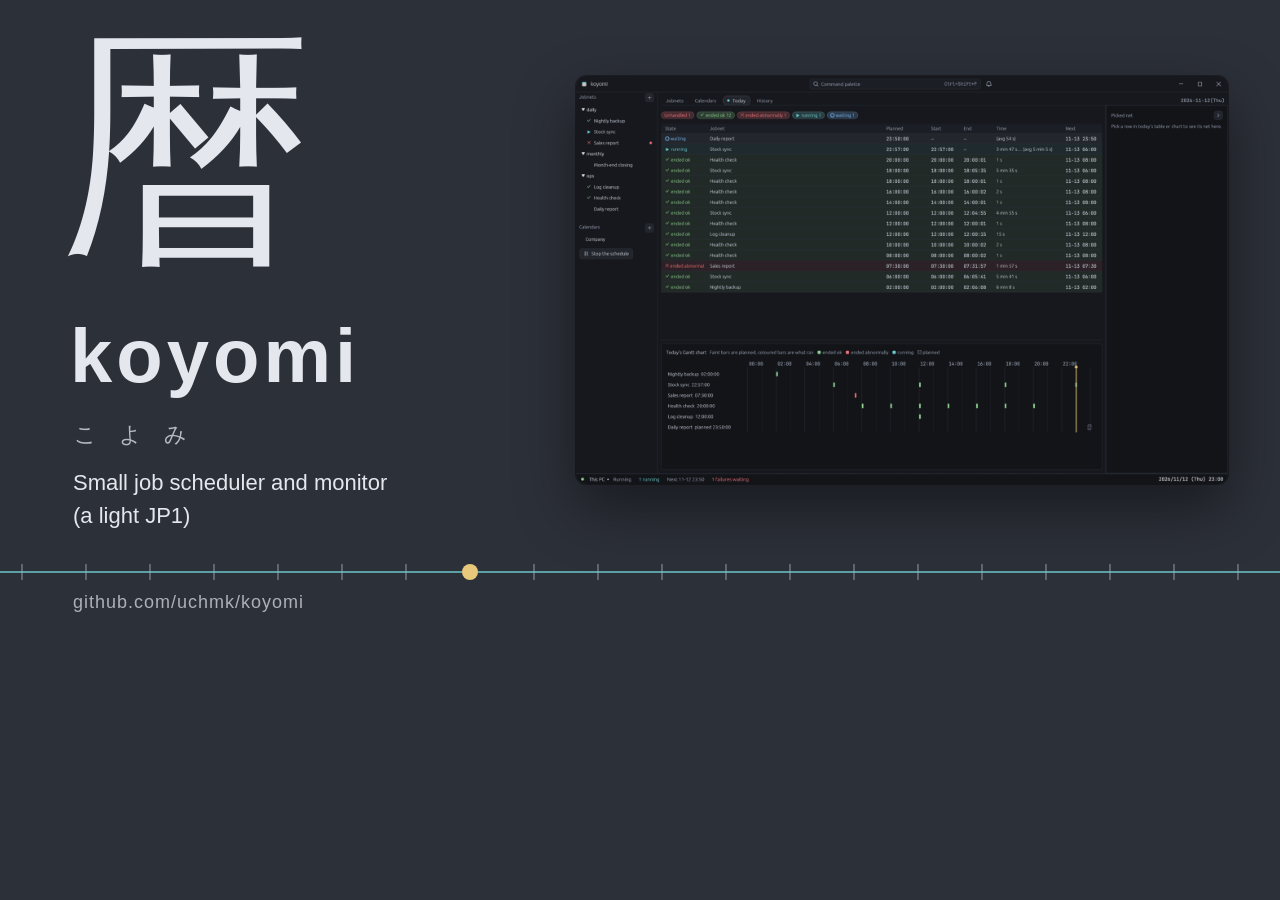
<file: docs/banner.html>
<!doctype html>
<!--
  koyomi's social preview -- the banner GitHub shows when the repository is
  linked anywhere. Rendered to docs/social-preview.png and uploaded by hand at
  Settings > General > Social preview; GitHub has no API for that setting.
  The same shape as the other uchmk apps' banners (tsumugi, kura, yagura,
  minato, ito): the kanji, the name and the kana on the left, a real
  screenshot on the right.

  Kept as source rather than as a PNG alone so the wording can change without
  anyone having to rebuild it in a drawing program. To re-render, from the
  repository root, with any Chromium:

      chromium --headless --disable-gpu --hide-scrollbars \
        --force-device-scale-factor=2 --window-size=1280,640 \
        --screenshot=docs/social-preview.png docs/banner.html

  then scale the 2560x1280 result down to 1280x640 (GitHub's size), for
  example `magick docs/social-preview.png -resize 1280x640 docs/social-preview.png`.

  What to keep true when changing it:

  - **The window is a real screenshot** (docs/images/banner-shot.png), taken
    from a release build at 1600x1000 with the default theme and the English
    window: the Today tab, with today's runs, a failed one and the gantt chart. docs/images/README.md
    says how it was shot. Retake it when the window changes enough that the
    banner no longer looks like the program.
  - **The colours are the icon's** (crates/koyomi/src/icon.rs): the rim for the
    background, the page for the text, the cyan line with the grey day ticks,
    and the gold dot of today.
  - **The tagline is the README's own claim.** Do not stretch it into something
    the program does not do yet.
  - **No private data in the shot**: only the demo job nets of a box of its
    own (no user names, host names, addresses or tokens). Look at every corner
    before using a shot.
-->
<html><head><meta charset="utf-8">
<style>
  *{margin:0;padding:0;box-sizing:border-box}
  html,body{width:1280px;height:640px;overflow:hidden}
  body{background:#2c3039;position:relative;font-family:"Noto Sans JP",sans-serif;color:#e4e7ee}
  .kanji{position:absolute;left:62px;top:28px;font-family:"Noto Serif JP",serif;font-weight:500;font-size:250px;line-height:1}
  .name{position:absolute;left:70px;top:318px;font-weight:700;font-size:76px;letter-spacing:4px;line-height:1}
  .kana{position:absolute;left:74px;top:420px;font-size:22px;letter-spacing:22px;opacity:.75}
  .tag{position:absolute;left:73px;top:466px;font-size:22px;line-height:33px}
  .url{position:absolute;left:73px;top:592px;font-size:18px;letter-spacing:1px;opacity:.7}
  svg.line{position:absolute;left:0;top:540px}
  .shot{position:absolute;left:576px;top:76px;width:652px;border-radius:10px;
        box-shadow:0 24px 60px rgba(0,0,0,.45),0 0 0 1px rgba(0,0,0,.35)}
</style></head>
<body>
  <div class="kanji">暦</div>
  <div class="name">koyomi</div>
  <div class="kana">こよみ</div>
  <div class="tag">Small job scheduler and monitor<br>(a light JP1)</div>
  <svg class="line" width="1280" height="60" viewBox="0 0 1280 60">
    <g stroke="#8a90a0" stroke-opacity=".55" stroke-width="2">
      <path d="M22,24v16M86,24v16M150,24v16M214,24v16M278,24v16M342,24v16M406,24v16M534,24v16M598,24v16M662,24v16M726,24v16M790,24v16M854,24v16M918,24v16M982,24v16M1046,24v16M1110,24v16M1174,24v16M1238,24v16"/>
    </g>
    <path d="M0,32H1280" fill="none" stroke="#6fd0d0" stroke-opacity=".7" stroke-width="2"/>
    <circle cx="470" cy="32" r="8" fill="#e8c87a"/>
  </svg>
  <div class="url">github.com/uchmk/koyomi</div>
  <img class="shot" src="images/banner-shot.png" alt="">
</body></html>
</file>
